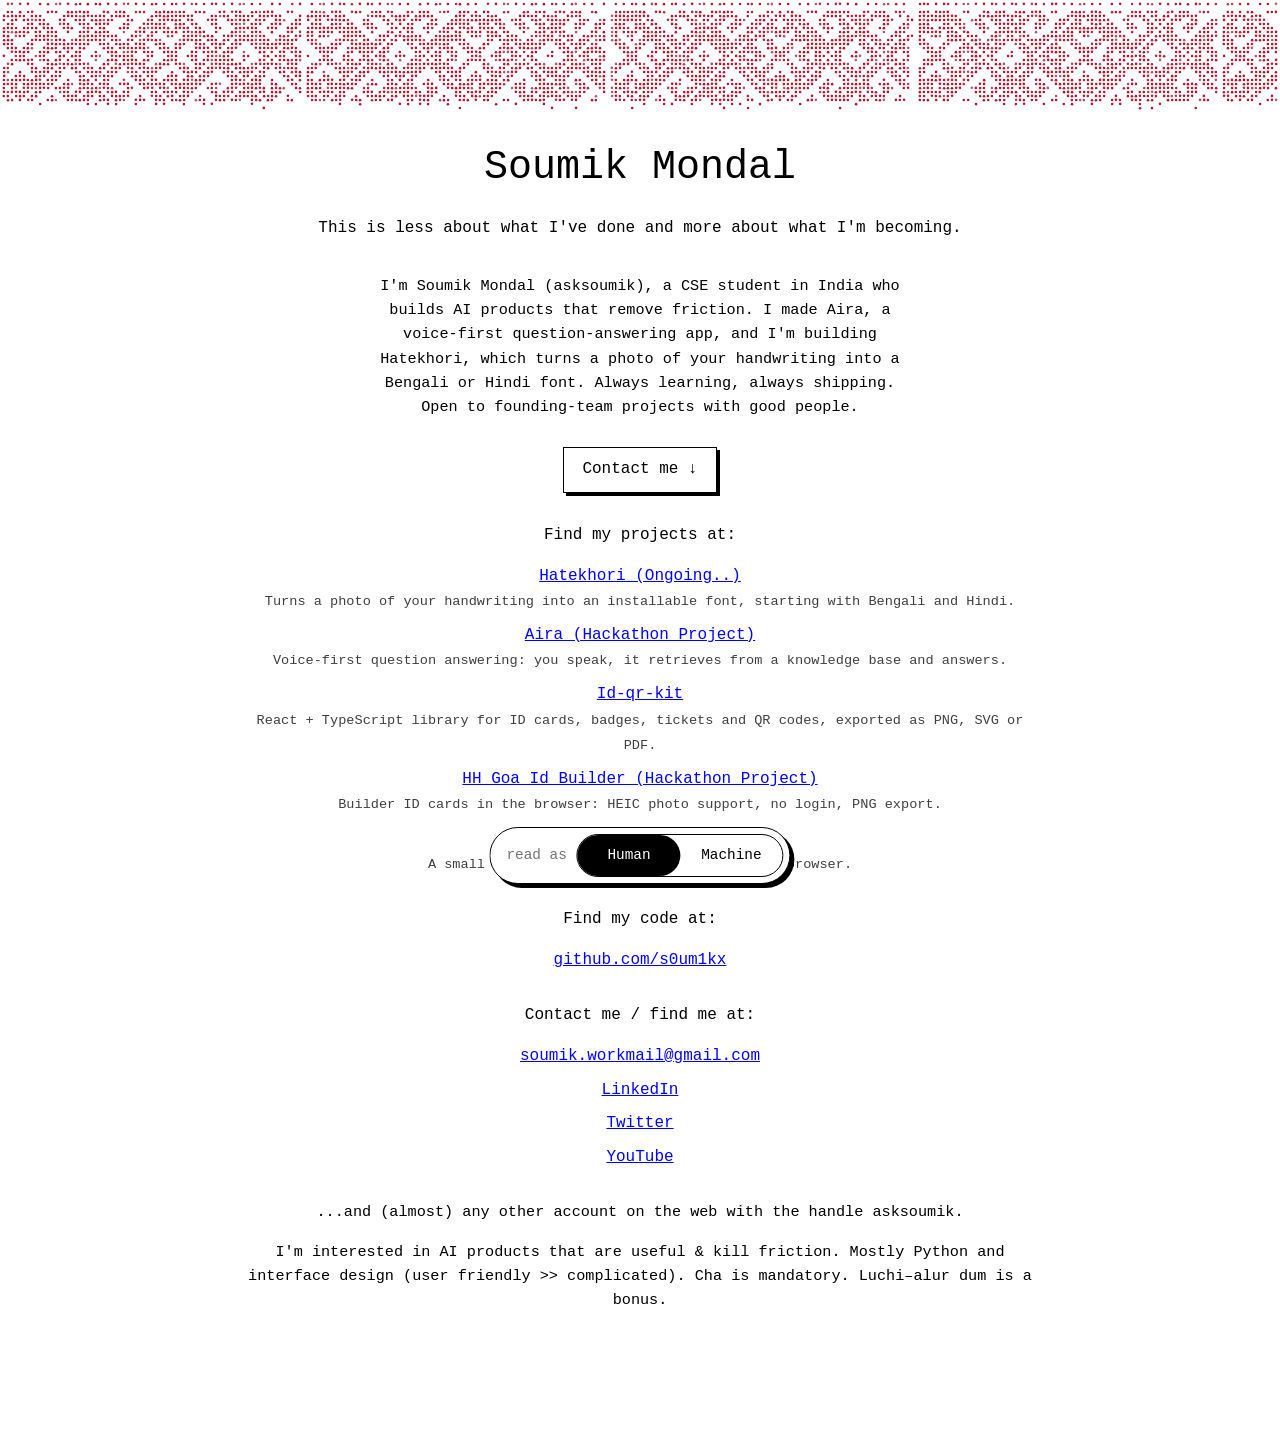
<file: index.html>
<!DOCTYPE html>
<html lang="en">
<head>
  <meta charset="UTF-8">
  <meta name="viewport" content="width=device-width, initial-scale=1.0">
  <title>Soumik Mondal (asksoumik) | CSE Student &amp; AI Builder</title>
  <meta name="description" content="Soumik Mondal (asksoumik) is a CSE student in India who builds AI products that remove friction: Aira, Hatekhori, Id-qr-kit and Brava.">
  <meta name="author" content="Soumik Mondal">
  <meta name="theme-color" content="#ffffff">
  <link rel="canonical" href="https://soumikmondal.vercel.app/">

  <meta property="og:type" content="profile">
  <meta property="og:site_name" content="Soumik Mondal">
  <meta property="og:title" content="Soumik Mondal (asksoumik) | CSE Student &amp; AI Builder">
  <meta property="og:description" content="B.Tech CSE student in India building AI products that remove friction: Aira, Hatekhori, Id-qr-kit, Brava.">
  <meta property="og:url" content="https://soumikmondal.vercel.app/">
  <meta property="profile:username" content="asksoumik">
  <meta name="twitter:card" content="summary">
  <meta name="twitter:creator" content="@asksoumik">

  <link rel="icon" type="image/x-icon" href="/favicons/favicon.ico">
  <link rel="icon" type="image/png" sizes="32x32" href="/favicons/favicon-32x32.png">
  <link rel="icon" type="image/png" sizes="16x16" href="/favicons/favicon-16x16.png">
  <link rel="apple-touch-icon" sizes="180x180" href="/favicons/apple-touch-icon.png">
  <link rel="manifest" href="/favicons/site.webmanifest">
  <link rel="stylesheet" href="/style.css">
  <link rel="alternate" type="text/markdown" href="/index.md">

  <script type="application/ld+json">
  {
    "@context": "https://schema.org",
    "@graph": [
      { "@type": "WebSite", "@id": "https://soumikmondal.vercel.app/#website", "url": "https://soumikmondal.vercel.app/", "name": "Soumik Mondal", "alternateName": "asksoumik", "inLanguage": "en" },
      { "@type": "ProfilePage", "@id": "https://soumikmondal.vercel.app/#profile", "url": "https://soumikmondal.vercel.app/", "isPartOf": { "@id": "https://soumikmondal.vercel.app/#website" }, "dateModified": "2026-10-14", "mainEntity": { "@id": "https://soumikmondal.vercel.app/#person" } },
      {
        "@type": "Person",
        "@id": "https://soumikmondal.vercel.app/#person",
        "name": "Soumik Mondal",
        "alternateName": "asksoumik",
        "url": "https://soumikmondal.vercel.app/",
        "jobTitle": "Computer Science Student and AI Builder",
        "description": "B.Tech CSE student in India building AI products that remove friction: voice RAG, handwriting-to-font and developer tools.",
        "email": "mailto:soumik.workmail@gmail.com",
        "knowsAbout": ["Retrieval-augmented generation", "Speech-to-text", "FastAPI", "Python", "React", "Interface design"],
        "sameAs": [
          "https://github.com/s0um1kx",
          "https://www.linkedin.com/in/asksoumik/",
          "https://x.com/asksoumik",
          "https://www.youtube.com/@asksoumik"
        ]
      }
    ]
  }
  </script>
</head>
<body>

  <div class="banner"><canvas id="bannerCanvas" role="img" aria-label="Red geometric embroidery pattern"></canvas></div>

  <main class="container">
    <div id="human-view">
    <h1>Soumik Mondal</h1>

    <p class="tagline">This is less about what I've done and more about what I'm becoming.</p>

    <p class="about">
      I'm Soumik Mondal (asksoumik), a CSE student in India who builds AI products that remove friction. I made Aira, a voice-first question-answering app, and I'm building Hatekhori, which turns a photo of your handwriting into a Bengali or Hindi font. Always learning, always shipping. Open to founding-team projects with good people.
    </p>
    <p><a class="btn" href="#contact">Contact me &darr;</a></p>

    <h2 class="section-title">Find my projects at:</h2>
    <ul>
      <li><a href="https://hatekhori.onrender.com/">Hatekhori (Ongoing..)</a><br><span class="desc">Turns a photo of your handwriting into an installable font, starting with Bengali and Hindi.</span></li>
      <li><a href="https://aira-voice.vercel.app">Aira (Hackathon Project)</a><br><span class="desc">Voice-first question answering: you speak, it retrieves from a knowledge base and answers.</span></li>
      <li><a href="https://s0um1kx.github.io/id-qr-kit/">Id-qr-kit</a><br><span class="desc">React + TypeScript library for ID cards, badges, tickets and QR codes, exported as PNG, SVG or PDF.</span></li>
      <li><a href="https://hh-goa-id-builder.vercel.app/">HH Goa Id Builder (Hackathon Project)</a><br><span class="desc">Builder ID cards in the browser: HEIC photo support, no login, PNG export.</span></li>
      <li><a href="https://s0um1kx.github.io/retro-handheld-console/">Retro Console Pro</a><br><span class="desc">A small modular retro gaming engine for the browser.</span></li>
    </ul>

    <h2 class="section-title">Find my code at:</h2>
    <ul>
      <li><a href="https://github.com/s0um1kx">github.com/s0um1kx</a></li>
    </ul>

    <h2 class="section-title" id="contact">Contact me / find me at:</h2>
    <ul>
      <li><a href="mailto:soumik.workmail@gmail.com">soumik.workmail@gmail.com</a></li>
      <li><a rel="me" href="https://www.linkedin.com/in/asksoumik/">LinkedIn</a></li>
      <li><a rel="me" href="https://x.com/asksoumik">Twitter</a></li>
      <li><a rel="me" href="https://www.youtube.com/@asksoumik">YouTube</a></li>
    </ul>

    <p class="handle-note">...and (almost) any other account on the web with the handle asksoumik.</p>

    <p class="talk-bio">
      I'm interested in AI products that are useful &amp; kill friction. Mostly Python and interface design (user friendly &gt;&gt; complicated). Cha is mandatory. Luchi–alur dum is a bonus.
    </p>
    </div>

    <section id="machine-view" hidden>
      <div class="mv-bar">
        <span id="machine-meter">index.md</span>
        <button id="machine-copy" type="button">Copy for your AI</button>
      </div>
      <pre id="machine-content" tabindex="0"></pre>
      <p class="mv-cta">
        Paste it into your AI. Ask it if we should talk.<br>
        <a class="btn" href="mailto:soumik.workmail@gmail.com?subject=Hello%20Soumik">Or just say hi &rarr;</a>
      </p>
    </section>
    <noscript><p>Scripts are off. <a href="/index.md">Read the markdown version</a>.</p></noscript>
  </main>

  <nav class="dock" aria-label="Choose how to read this page">
    <span class="dock-label" aria-hidden="true">read as</span>
    <div class="switch" role="group" aria-label="View">
      <span class="thumb" aria-hidden="true"></span>
      <button type="button" data-view-btn="human" aria-pressed="true">Human</button>
      <button type="button" data-view-btn="machine" aria-pressed="false">Machine</button>
    </div>
  </nav>

  <script src="/assets/banner.js"></script>
  <script src="/machine-view.js" defer></script>
</body>
</html>
</file>
<file: style.css>
body {
  font-family: monospace, Courier, "Courier New", sans-serif;
  background-color: #ffffff;
  color: #000000;
  margin: 0;
  padding: 0;
  text-align: center;
  line-height: 1.6;
}

.banner {
  width: 100%;
  height: clamp(64px, 14vw, 112px);
  background-color: #ffffff;
}

#bannerCanvas {
  width: 100%;
  height: 100%;
  display: block;
  touch-action: none;
}

.container {
  max-width: 800px;
  margin: 0 auto;
  padding: 24px 20px 40px;
}

h1 {
  font-size: 2.5rem;
  font-weight: normal;
  margin-top: 0;
  margin-bottom: 12px;
}

.tagline {
  font-size: 1rem;
  margin-bottom: 32px;
}

.section-title {
  font-size: 1rem;
  margin-top: 30px;
  margin-bottom: 15px;
}

ul {
  list-style-type: none;
  padding: 0;
  margin: 0 0 30px 0;
}

li {
  margin-bottom: 8px;
}

a {
  color: #0000FF;
  text-decoration: underline;
}

a:visited {
  color: #551A8B;
}

p.bio {
  margin-top: 40px;
  font-size: 0.95rem;
}


/* ---- Human | Machine ---- */
:root { --accent: #c8203f; }

.container { padding-bottom: 120px; }

.banner { transition: filter .7s ease, opacity .7s ease; }
body.machine .banner { filter: grayscale(1); opacity: .15; }

.dock {
  position: fixed;
  left: 50%;
  bottom: max(16px, env(safe-area-inset-bottom));
  transform: translateX(-50%);
  z-index: 10;
  display: flex;
  align-items: center;
  gap: 10px;
  padding: 6px 6px 6px 16px;
  background: #ffffff;
  border: 1px solid #000000;
  border-radius: 999px;
  box-shadow: 4px 4px 0 #000000;
  font-size: .9rem;
  white-space: nowrap;
  animation: dock-in .5s .3s both cubic-bezier(.2, .8, .2, 1);
}
.dock-label { opacity: .55; }

.switch {
  position: relative;
  display: grid;
  grid-template-columns: 1fr 1fr;
  border: 1px solid #000000;
  border-radius: 999px;
}
.switch button {
  position: relative;
  z-index: 1;
  min-width: 6.4rem;
  padding: 9px 14px;
  font: inherit;
  color: #000000;
  background: none;
  border: 0;
  border-radius: 999px;
  cursor: pointer;
  transition: color .25s;
}
.switch button[aria-pressed="true"] { color: #ffffff; }
.thumb {
  position: absolute;
  top: 0; left: 0;
  width: 50%; height: 100%;
  background: #000000;
  border-radius: 999px;
  transition: transform .35s cubic-bezier(.2, .8, .2, 1), background .35s;
  animation: peek 1.2s 2s ease-in-out 1;
}
body.machine .thumb { transform: translateX(100%); background: var(--accent); animation: none; }

.switch button:focus-visible,
#machine-copy:focus-visible,
#machine-content:focus-visible,
a.btn:focus-visible { outline: 2px solid #0000FF; outline-offset: 2px; }

#human-view[hidden], #machine-view[hidden] { display: none; }
#machine-view { text-align: left; }

.mv-bar {
  display: flex;
  justify-content: space-between;
  align-items: center;
  flex-wrap: wrap;
  gap: 10px;
  padding-bottom: 12px;
  margin-bottom: 14px;
  border-bottom: 1px dashed #000000;
  font-size: .8rem;
}
#machine-copy {
  font: inherit;
  color: #ffffff;
  background: #000000;
  border: 1px solid #000000;
  padding: 8px 14px;
  cursor: pointer;
}
#machine-copy:hover { background: var(--accent); border-color: var(--accent); }

#machine-content {
  min-height: 60vh;
  margin: 0;
  font-family: inherit;
  font-size: clamp(.75rem, 2.6vw, .85rem);
  line-height: 1.55;
  white-space: pre-wrap;
  overflow-wrap: anywhere;
}
#machine-content.typing::after { content: "\2588"; animation: blink 1s steps(1) infinite; }

.mv-cta { margin-top: 32px; text-align: center; }
a.btn, a.btn:visited {
  display: inline-block;
  margin-top: 12px;
  padding: 9px 18px;
  color: #000000;
  text-decoration: none;
  border: 1px solid #000000;
  box-shadow: 3px 3px 0 #000000;
}
a.btn:hover { background: var(--accent); border-color: var(--accent); color: #ffffff; }

@keyframes dock-in { from { transform: translate(-50%, 24px); opacity: 0; } to { transform: translate(-50%, 0); opacity: 1; } }
@keyframes peek { 0%, 100% { transform: translateX(0); } 45% { transform: translateX(28%); } }
@keyframes blink { 50% { opacity: 0; } }

@media (max-width: 360px) { .dock-label { display: none; } .dock { padding-left: 6px; } }
@media (prefers-reduced-motion: reduce) {
  .dock, .thumb { animation: none; }
  .banner, .thumb, .switch button { transition: none; }
}

/* ---- Added: avatar, intro, h2 section titles ---- */
.avatar { display: block; width: 96px; height: 96px; margin: 0 auto 16px; border: 1px solid #000000; border-radius: 50%; object-fit: cover; }
.about { max-width: 60ch; margin: 0 auto 8px; font-size: .95rem; }
h2.section-title { font-weight: normal; }
.handle-note, .talk-bio { font-size: .95rem; }
.desc { font-size: .85rem; opacity: .75; }

html { scroll-behavior: smooth; }
#contact { scroll-margin-top: 24px; }
@media (prefers-reduced-motion: reduce) { html { scroll-behavior: auto; } }
</file>
